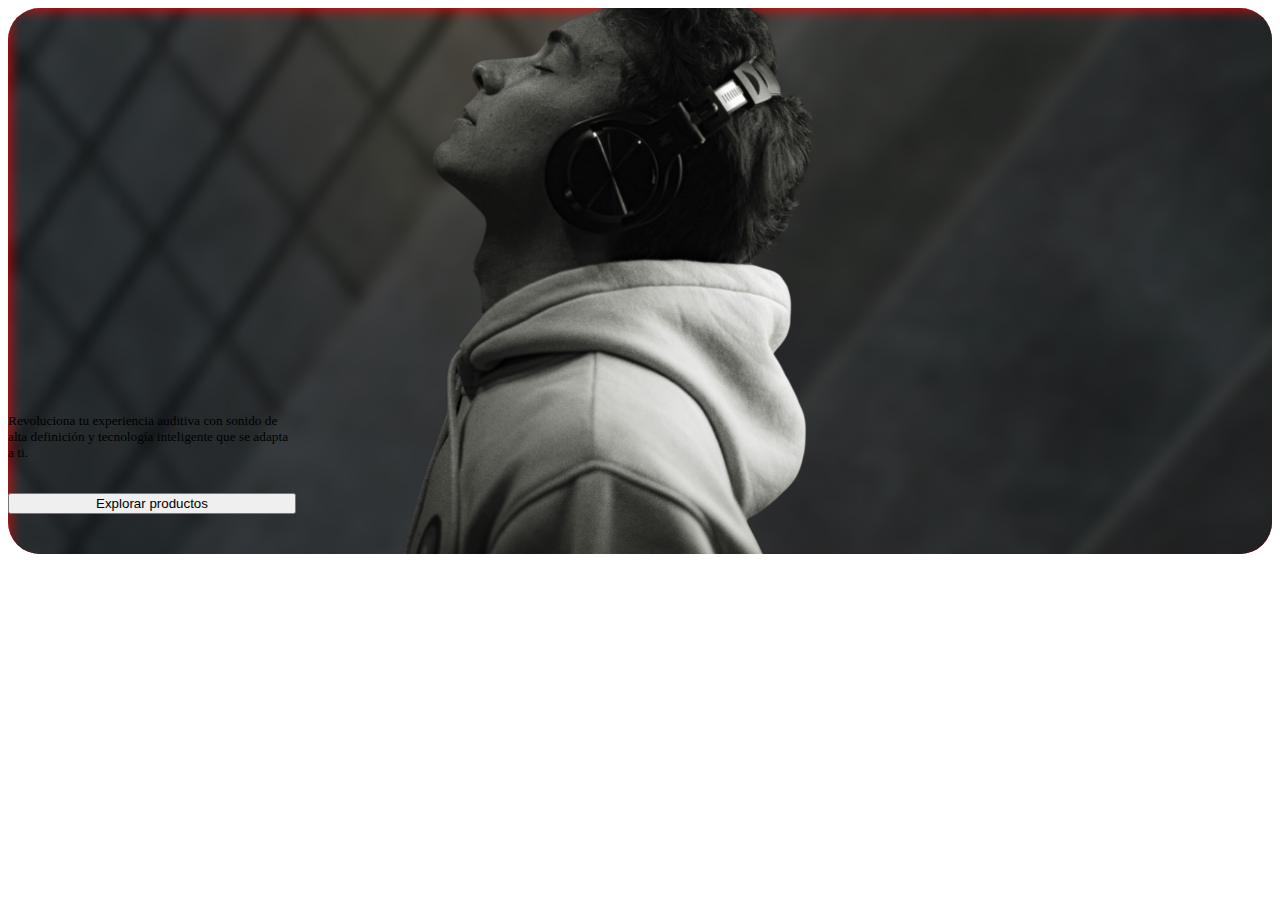
<file: PROYECTO/components/containers/portrait/index.html>
<!DOCTYPE html>
<html lang="en">
  <head>
    <meta charset="UTF-8" />
    <meta name="viewport" content="width=device-width, initial-scale=1.0" />
    <title>Document</title>
    <link rel="stylesheet" href="style2.css" />
    <!-- <base href="../../../assets/" /> -->
  </head>
  <body>
    <div class="container-portrait">
      <div class="container-background">
        <img src="../../../assets/fondo.jpg" alt="" />
      </div>
      <div class="container-person">
        <img src="../../../assets/person.png" alt="" />
      </div>
      <div class="container-text"><h6>Mas que Audio</h6></div>
      <div class="content">
        <div class="explorer-container">
          <small>
            Revoluciona tu experiencia auditiva con sonido de alta definición y
            tecnología inteligente que se adapta a ti.
          </small>
          <button color="white">Explorar productos</button>
        </div>
        <div class="container-card">
          <div id="card-portrait"></div>
        </div>
      </div>
      <!-- <button>button portrait</button> <img src="assets/fondo.jpg" alt="" /> -->
    </div>
  </body>
  <style>
    .container-text {
      color: white;
      margin-top: 17rem;
      position: relative;
      overflow: hidden;
    }

    .container-text h6 {
      font-size: var(--text-9xl);
      overflow: hidden;
      color: white;
      /* text-align: center; */
      word-spacing: 0.5rem;
    }

    .explorer-container {
      display: flex;
      flex-direction: column;
      width: fit-content;
      gap: 2rem;
    }

    .explorer-container small {
      max-width: 18rem;
      color: var(--color-primary);
      font-weight: 100;
    }

    .content {
      z-index: 2;
      display: flex;
      justify-content: space-between;
      padding: 2.5rem 1.5rem;
      align-items: end;
      width: 100%;
    }
    .container-portrait {
      height: auto;
      position: relative;
      overflow: hidden;
      display: flex;
      justify-content: center;
      border-radius: 2rem;
      align-items: center;
      flex-direction: column;
      flex: 1;
      width: 100%;
    }
    .container-card {
      position: relative;
    }
    .container-background img {
      width: auto;
      height: 100%;
      object-fit: cover;
    }
    .container-background {
      position: absolute;
      top: 0;
      left: 0;
      z-index: 0;
    }
    .container-person img {
      width: auto;
      height: 60rem;
      object-fit: cover;
    }
    @media (max-width: 768px) {
      .container-person {
      left: 6rem
    }
    }
    .container-person {
      position: absolute;
      z-index: 2;
    }
  </style>
</html>
</file>
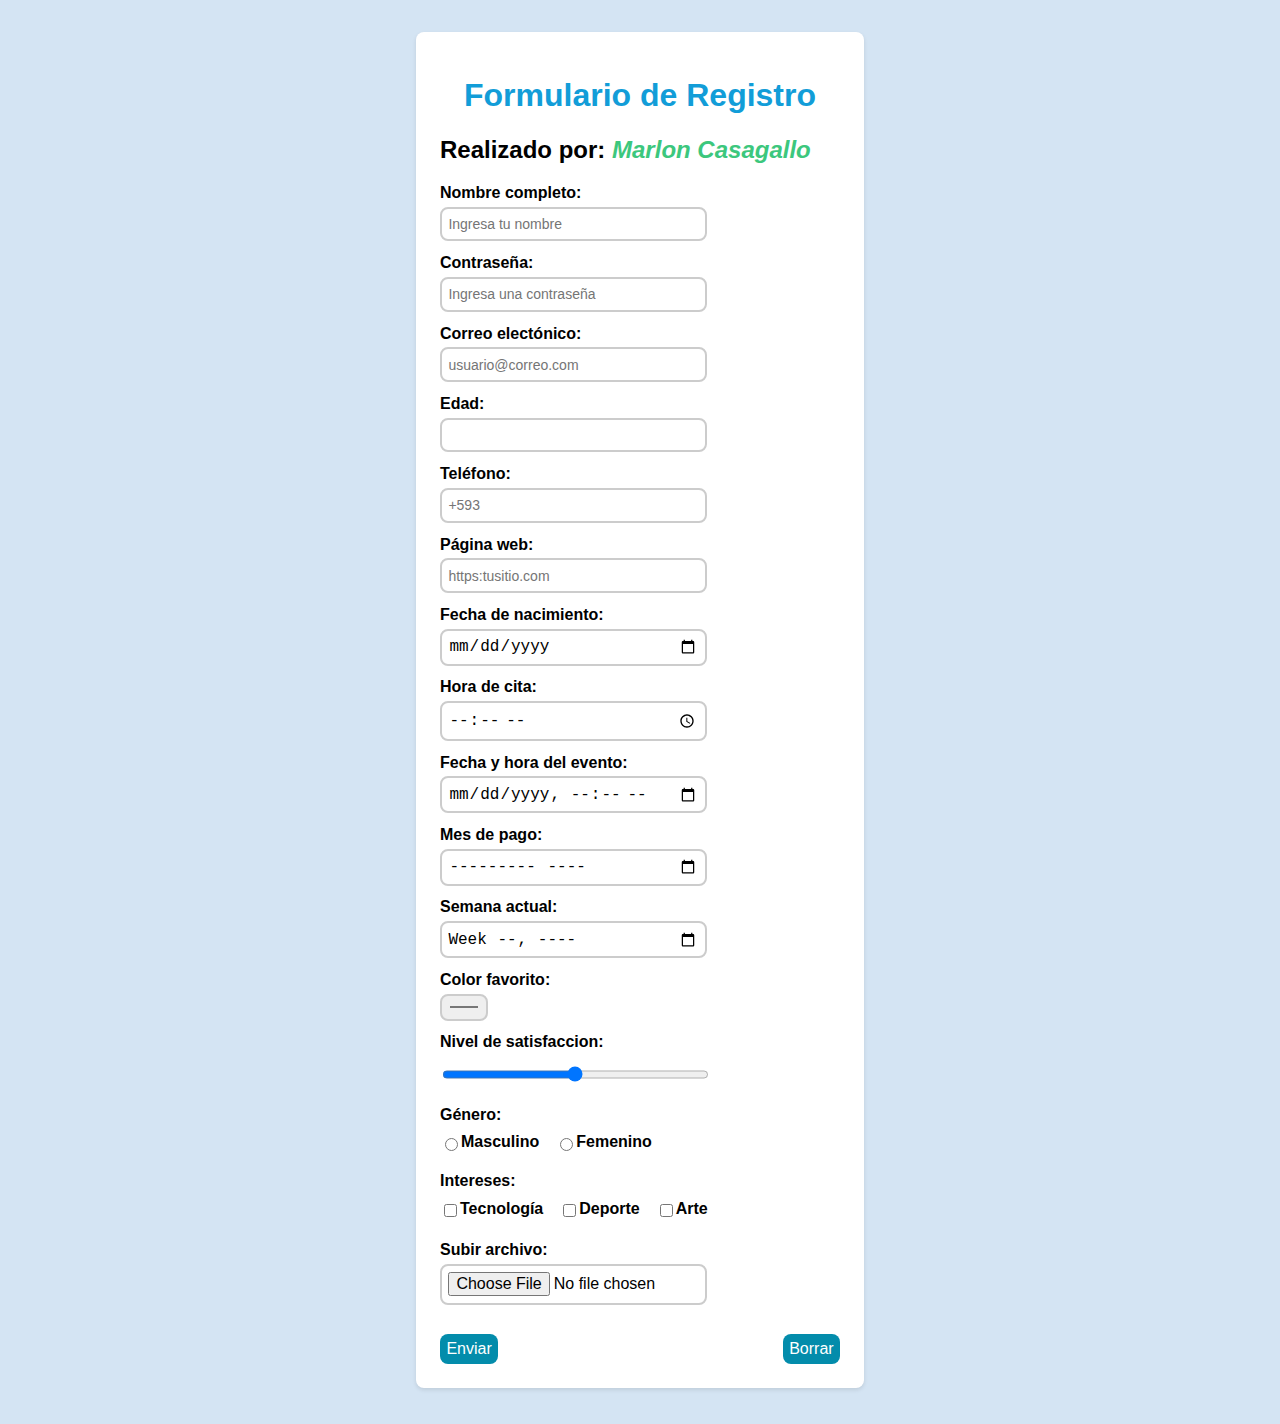
<file: TAREA4.html>
<!DOCTYPE html>
<html lang="en">
  <head>
    <meta charset="UTF-8" />
    <meta name="viewport" content="width=device-width, initial-scale=1.0" />
    <link rel="stylesheet" href="tarea4.css" />
    <title>Document</title>
  </head>
  <body>
    <div class="card">
      <h1>Formulario de Registro</h1>
      <h2>
        <span>Realizado por: </span>
        <i>Marlon Casagallo</i>
      </h2>
      <form action="#" method="post" ectype="multipart/form-data">
        <div class="form-container">
          <label for="nombre">Nombre completo:</label>
          <input
            type="text"
            name="nombre"
            placeholder="Ingresa tu nombre"
            required
          />
          <label for="Password">Contraseña:</label>
          <input
            type="password"
            name="Password"
            placeholder="Ingresa una contraseña"
            required
          />
          <label for="email">Correo electónico:</label>
          <input
            type="email"
            name="email"
            placeholder="usuario@correo.com"
            required
          />
          <label for="edad">Edad:</label>
          <input type="number" name="edad" required />
          <label for="telefono">Teléfono:</label>
          <input type="tel" name="telefono" placeholder="+593" required />
          <label for="página web">Página web:</label>
          <input
            type="url"
            name="página web"
            placeholder="https:tusitio.com"
            required
          />
          <label for="fecha de nacimiento">Fecha de nacimiento:</label>
          <input
            type="date"
            name="fecha de nacimiento"
            placeholder="dd/mm/aaaa"
            required
          />
          <label for="hora de cita">Hora de cita:</label>
          <input type="time" name="hora de cita" placeholder="--:--" required />
          <label for="fecha y hora del evento">Fecha y hora del evento:</label>
          <input
            type="datetime-local"
            name="fecha y hora del evento"
            placeholder="dd/mm/aaaa --:--"
            required
          />
          <label for="mes de pago">Mes de pago:</label>
          <input
            type="month"
            name="mes de pago"
            placeholder="--------- de ----"
            required
          />
          <label for="semana actual">Semana actual:</label>
          <input
            type="week"
            name="semana actual"
            placeholder="Semana --, ----"
            required
          />
          <label for="color favorito">Color favorito:</label>
          <input type="color" name="color favorito" required />
          <label for="nivel de satisfacción">Nivel de satisfaccion:</label>
          <input
            type="range"
            name="nivel de satisfacción"
            min="0"
            max="10"
            required
          />
          <label id="selector">Género:</label>
          <div class="selector">
            <label><input type="radio" name="genero" />Masculino</label>
            <label><input type="radio" name="genero" />Femenino</label>
          </div>
          <label id="selector">Intereses:</label>
          <div class="selector">
            <label><input type="checkbox" name="intereses" />Tecnología</label>
            <label><input type="checkbox" name="intereses" />Deporte</label>
            <label><input type="checkbox" name="intereses" />Arte</label>
          </div>

          <label>Subir archivo:</label>
          <input type="file" name="foto" />
          <input type="hidden" name="id" value="001" />
          <div class="buttons">
            <input type="submit" value="Enviar" />
            <input type="reset" value="Borrar" />
          </div>
        </div>
      </form>
    </div>
  </body>
</html>
</file>
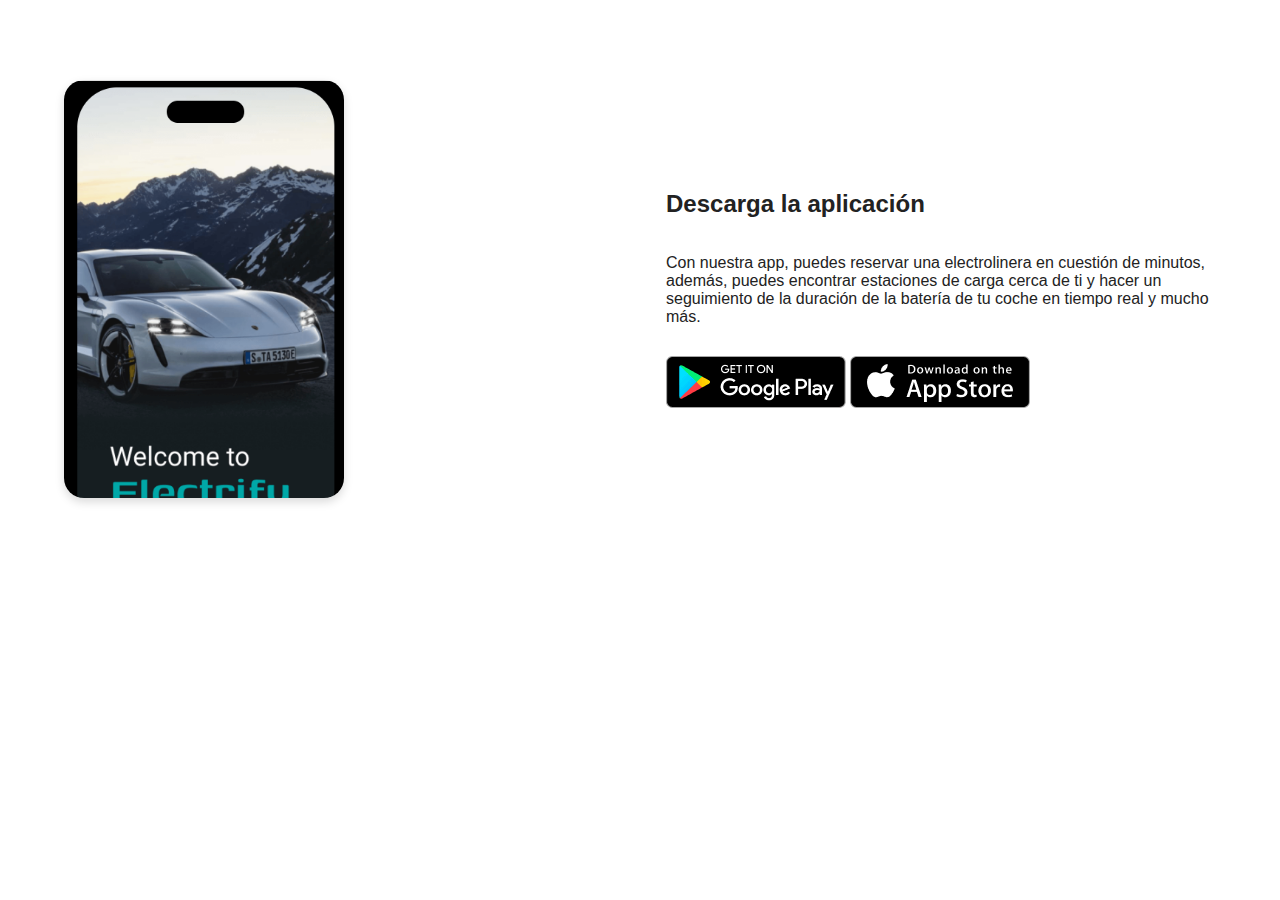
<file: S5-Tarea Página web ElectroStation/app.html>
<!DOCTYPE html>
<html lang="en">

<head>
    <meta charset="UTF-8">
    <meta name="viewport" content="width=device-width, initial-scale=1.0">
    <title>App</title>
    <link rel="stylesheet" href="https://fontawesome.com/icons/bars?f=classic&s=solid">
    <link rel="stylesheet" href="ElectroStationWeb.css">
    <link rel="stylesheet" href="https://cdnjs.cloudflare.com/ajax/libs/font-awesome/6.6.0/css/all.min.css">
</head>

<body>
    <section class="download">
        <div class="download-img">
            <img src="images/phone.png" alt="Aplicación">
        </div>
        <div class="download-text">
            <h2>Descarga la aplicación</h2>
            <p>Con nuestra app, puedes reservar una electrolinera en cuestión de minutos, además, puedes encontrar
                estaciones de carga cerca de ti y hacer un seguimiento de la duración de la batería de tu coche en
                tiempo real y mucho más.</p>
            <div class="app">
                <img src="images/googleplay.png" alt="Google Play">
                <img src="images/appstore.png" alt="App Store">
            </div>
        </div>
    </section>
</body>

</html>
</file>
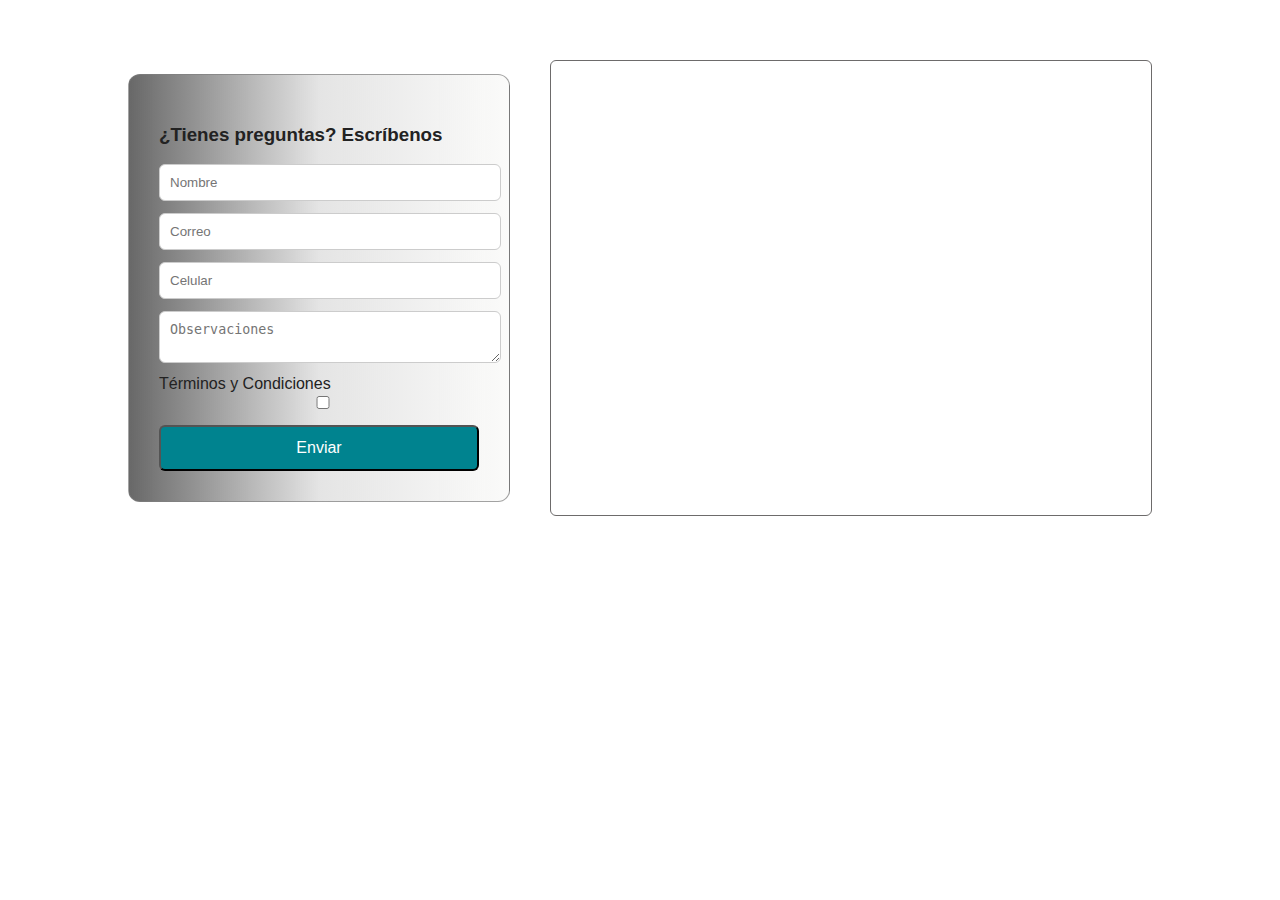
<file: S5-Tarea Página web ElectroStation/contacto.html>
<!DOCTYPE html>
<html lang="en">

<head>
    <meta charset="UTF-8">
    <meta name="viewport" content="width=device-width, initial-scale=1.0">
    <title>Contacto</title>
    <link rel="stylesheet" href="https://fontawesome.com/icons/bars?f=classic&s=solid">
    <link rel="stylesheet" href="ElectroStationWeb.css">
    <link rel="stylesheet" href="https://cdnjs.cloudflare.com/ajax/libs/font-awesome/6.6.0/css/all.min.css">
</head>

<body>
    <section class="contact-map">
        <div class="contact-form">
            <h3>¿Tienes preguntas? Escríbenos</h3>
            <form action="">
                <input type="text" name="" id="" placeholder="Nombre">
                <input type="email" name="" id="" placeholder="Correo">
                <input type="tel" name="" id="" placeholder="Celular">
                <textarea name="" id="" placeholder="Observaciones"></textarea>
                <div>
                    <label for="">Términos y Condiciones</label>
                    <input type="checkbox" name="" id="">
                </div>
                <button type="submit">Enviar</button>
            </form>
        </div>
        <div class="map">
            <iframe
                src="https://www.google.com/maps/embed?pb=!1m16!1m12!1m3!1d7979.582860675123!2d-78.49542835883676!3d-0.2103568991502915!2m3!1f0!2f0!3f0!3m2!1i1024!2i768!4f13.1!2m1!1smapa%20epn!5e0!3m2!1ses-419!2sec!4v1761571938483!5m2!1ses-419!2sec"
                width="600" height="450" style="border:0;" allowfullscreen="" loading="lazy"
                referrerpolicy="no-referrer-when-downgrade"></iframe>
        </div>
    </section>
</body>
</html>
</file>
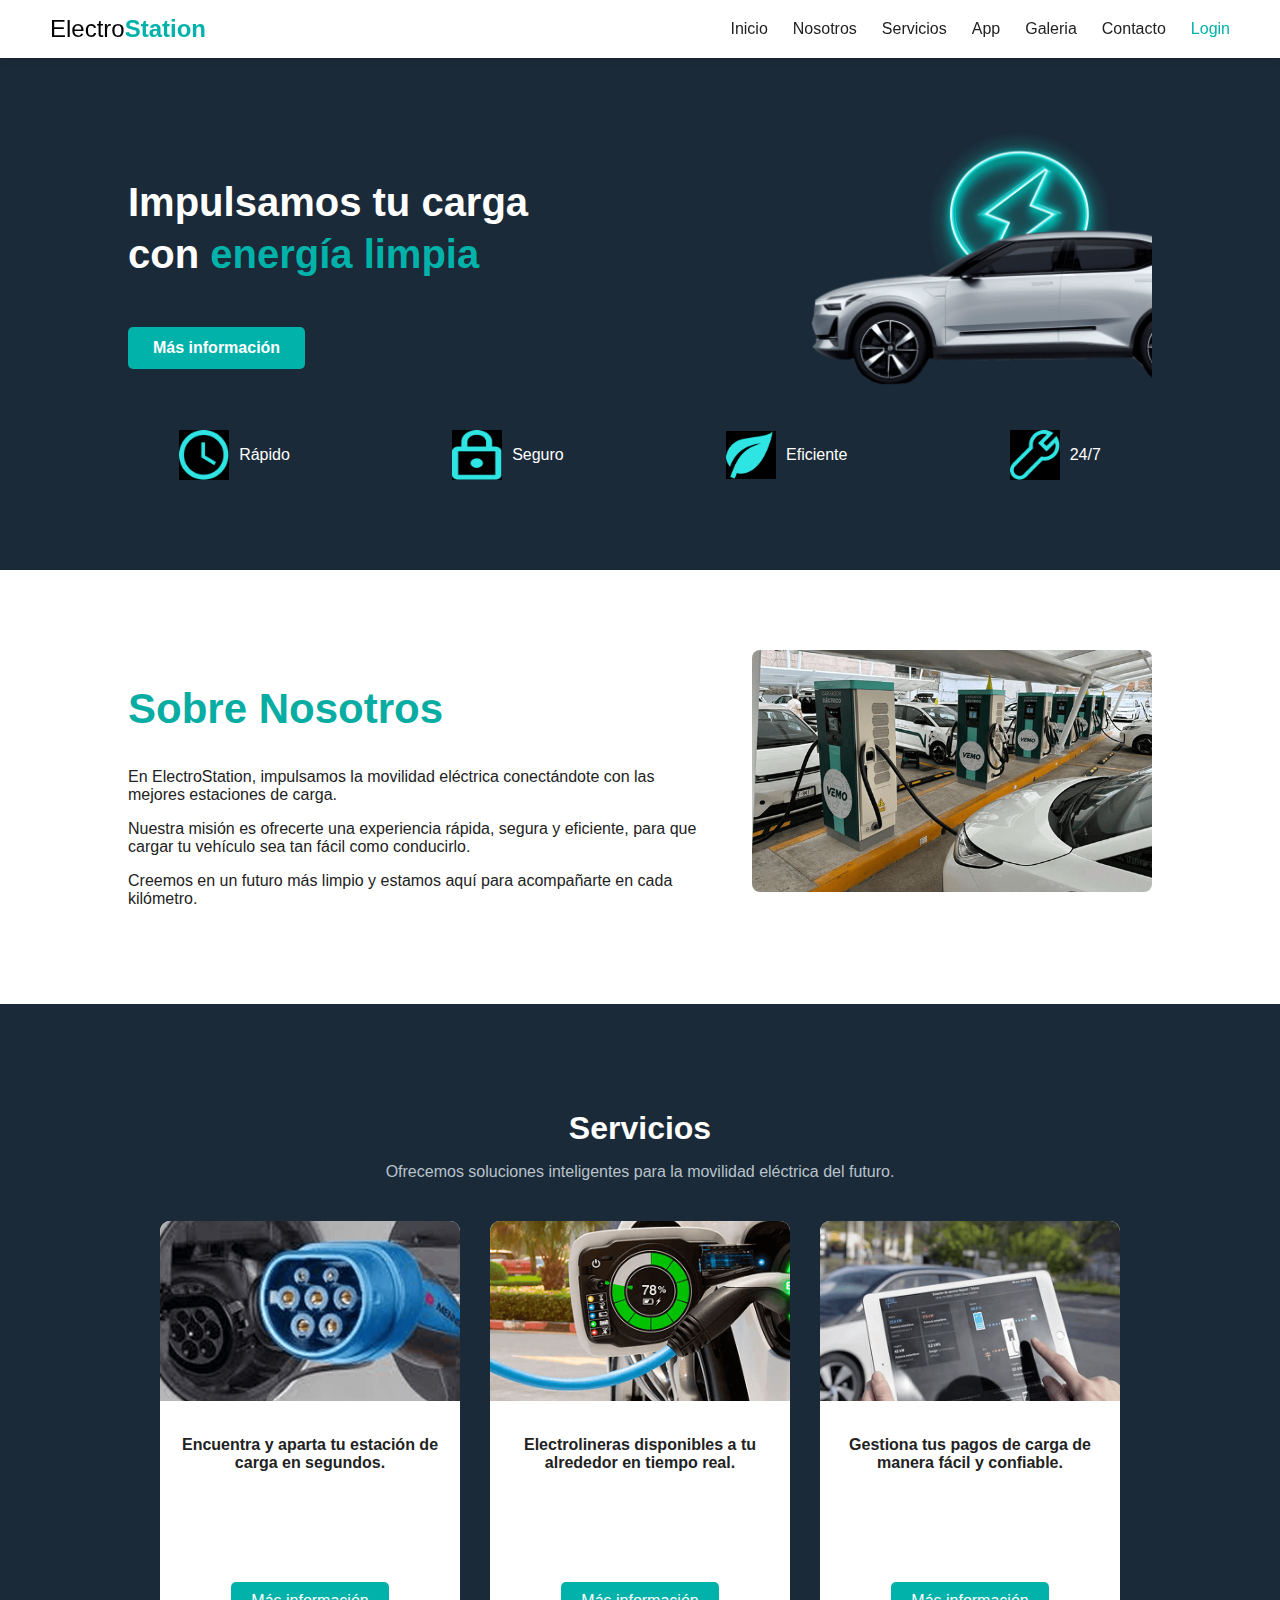
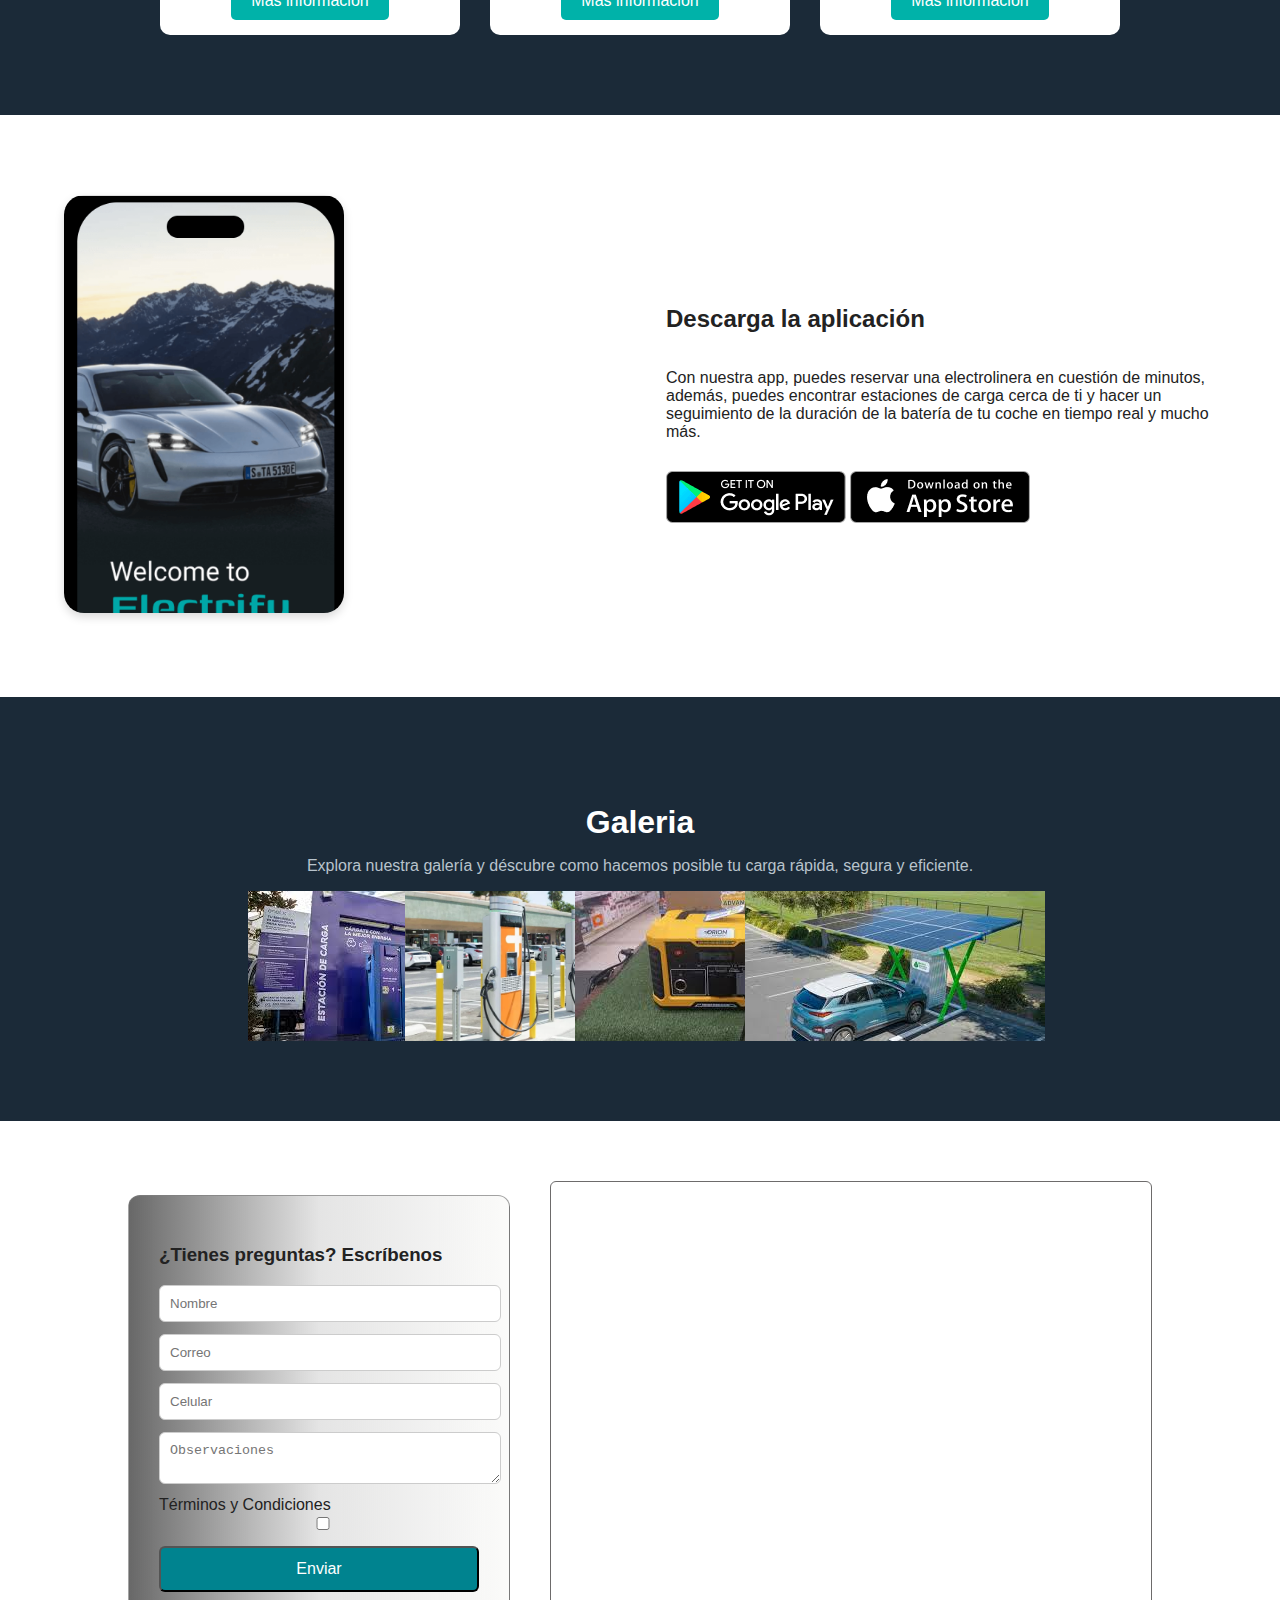
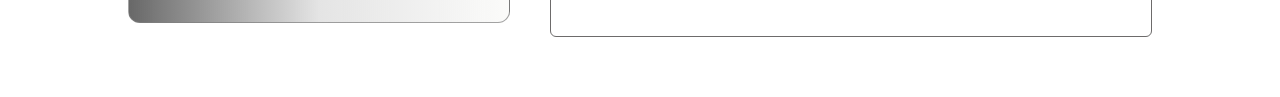
<file: S5-Tarea Página web ElectroStation/ElectroStationWeb.html>
<!DOCTYPE html>
<html lang="en">

<head>
    <meta charset="UTF-8">
    <meta name="viewport" content="width=device-width, initial-scale=1.0">
    <title>ElectroStation</title>
    <link rel="stylesheet" href="https://fontawesome.com/icons/bars?f=classic&s=solid">
    <link rel="stylesheet" href="ElectroStationWeb.css">
    <link rel="stylesheet" href="https://cdnjs.cloudflare.com/ajax/libs/font-awesome/6.6.0/css/all.min.css">
</head>

<body>
    <header>
        <div class="logo">
            <span>Electro</span><strong>Station</strong>
        </div>
        <input type="checkbox" id="menu-toggle">
        <label for="menu-toggle" class="menu-icon">
            <i class="fa-solid fa-bars"></i>
        </label>
        <nav>
            <ul>
                <li><a href="#">Inicio</a></li>
                <li><a href="/nosotros.html" target="_blank">Nosotros</a></li>
                <li><a href="/servicios.html" target="_blank">Servicios</a></li>
                <li><a href="/app.html" target="_blank">App</a></li>
                <li><a href="#galeria">Galeria</a></li>
                <li><a href="/contacto.html" target="_blank">Contacto</a></li>
                <li><a href="/login.html" class="login" target="_blank">Login</a></li>
            </ul>
        </nav>
    </header>
    <main class="hero">
        <div class="hero-content">
            <div class="hero-text">
                <h1>Impulsamos tu carga <br>con <span>energía limpia</span></h1>
                <button>Más información</button>
            </div>
            <div class="hero-img">
                <img src="images/Car.png" alt="Auto electrico">
            </div>
        </div>
        <div class="features">
            <div class="feature">
                <img src="images/fast.png" alt="Rápido">
                <p>Rápido</p>
            </div>
            <div class="feature">
                <img src="images/key.png" alt="Seguro">
                <p>Seguro</p>
            </div>
            <div class="feature">
                <img src="images/green.png" alt="Eficiente">
                <p>Eficiente</p>
            </div>
            <div class="feature">
                <img src="images/tools.png" alt="24/7">
                <p>24/7</p>
            </div>
    </main>

    </div>
    <section class="about" id ="about">
        <div class="about-text">
            <h2>Sobre Nosotros</h2>
            <p>En ElectroStation, impulsamos la movilidad eléctrica conectándote con las mejores estaciones de carga.
            </p>
            <p>Nuestra misión es ofrecerte una experiencia rápida, segura y eficiente, para que cargar tu vehículo sea
                tan fácil como conducirlo.</p>
            <p>Creemos en un futuro más limpio y estamos aquí para acompañarte en cada kilómetro.</p>
        </div>
        <div class="about-img">
            <img src="images/About.png" alt="Estación eléctrica">
        </div>
    </section>
    <section class="services" id ="services">
        <h2>Servicios</h2>
        <p>Ofrecemos soluciones inteligentes para la movilidad eléctrica del futuro.</p>
        <div class="service-cards">
            <div class="card">
                <img src="images/service_one.png" alt="Servicio uno">
                <h3>Encuentra y aparta tu estación de carga en segundos.</h3>
                <button>Más información</button>
            </div>
            <div class="card">
                <img src="images/service_two.png" alt="Servicio dos">
                <h3>Electrolineras disponibles a tu alrededor en tiempo real.</h3>
                <button>Más información</button>
            </div>
            <div class="card">
                <img src="images/service_three.png" alt="Servicio tres">
                <h3>Gestiona tus pagos de carga de manera fácil y confiable.</h3>
                <button>Más información</button>
            </div>
        </div>
    </section>
    <section class="download">
        <div class="download-img">
            <img src="images/phone.png" alt="Aplicación">
        </div>
        <div class="download-text">
            <h2>Descarga la aplicación</h2>
            <p>Con nuestra app, puedes reservar una electrolinera en cuestión de minutos, además, puedes encontrar
                estaciones de carga cerca de ti y hacer un seguimiento de la duración de la batería de tu coche en
                tiempo real y mucho más.</p>
            <div class="app">
                <img src="images/googleplay.png" alt="Google Play">
                <img src="images/appstore.png" alt="App Store">
            </div>
        </div>
    </section>
    <section class="container-gallery" id="galeria"> 
        <div class="gallery-text">
            <h2>Galeria</h2>
            <p>Explora nuestra galería y déscubre como hacemos posible tu carga rápida, segura y eficiente.</p>
        </div>
        <div class="container-carousel">
            <div class="carousel">
                <div class="carousel-item"><img src="images2/gallery-one.jpeg" alt="item1"></div>
                <div class="carousel-item"><img src="images2/gallery-two.jpeg" alt="item2" width="300px" height="200px">
                </div>
                <div class="carousel-item"><img src="images2/gallery-three.jpeg" alt="item3"></div>
                <div class="carousel-item"><img src="images2/gallery-four.jpeg" alt="item4"></div>
            </div>
        </div>
    </section>
    <section class="contact-map">
        <div class="contact-form">
            <h3>¿Tienes preguntas? Escríbenos</h3>
            <form action="">
                <input type="text" name="" id="" placeholder="Nombre">
                <input type="email" name="" id="" placeholder="Correo">
                <input type="tel" name="" id="" placeholder="Celular">
                <textarea name="" id="" placeholder="Observaciones"></textarea>
                <div>
                    <label for="">Términos y Condiciones</label>
                    <input type="checkbox" name="" id="">
                </div>
                <button type="submit">Enviar</button>
            </form>
        </div>
        <div class="map">
            <iframe
                src="https://www.google.com/maps/embed?pb=!1m16!1m12!1m3!1d7979.582860675123!2d-78.49542835883676!3d-0.2103568991502915!2m3!1f0!2f0!3f0!3m2!1i1024!2i768!4f13.1!2m1!1smapa%20epn!5e0!3m2!1ses-419!2sec!4v1761571938483!5m2!1ses-419!2sec"
                width="600" height="450" style="border:0;" allowfullscreen="" loading="lazy"
                referrerpolicy="no-referrer-when-downgrade"></iframe>
        </div>
    </section>
</body>

</html>
</file>
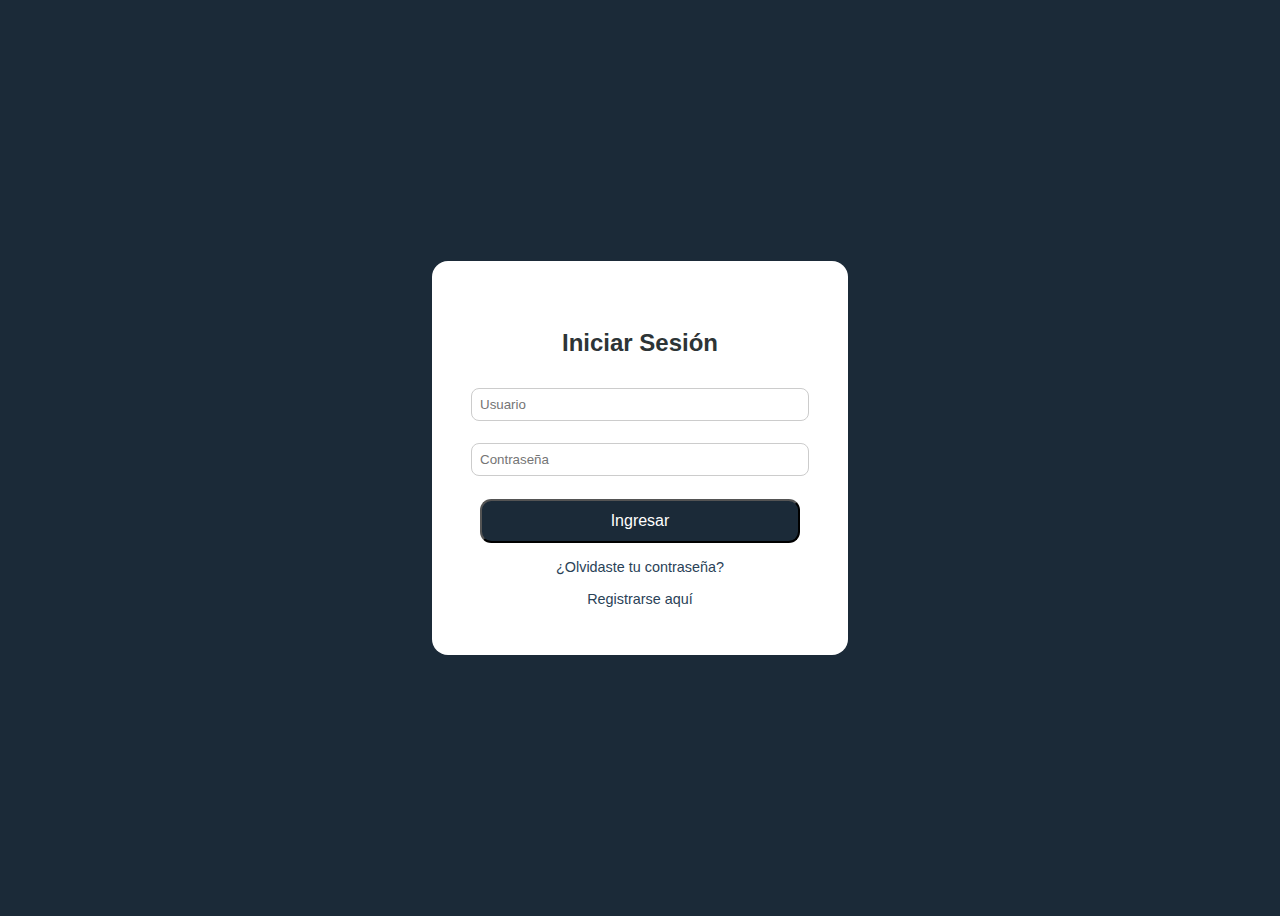
<file: S5-Tarea Página web ElectroStation/login.html>
<!DOCTYPE html>
<html lang="es">
<head>
  <meta charset="UTF-8">
  <meta name="viewport" content="width=device-width, initial-scale=1.0">
  <link rel="stylesheet" href="login.css">
  <title>Login</title>
</head>
<body>
  <div class="login-container">
    <h2>Iniciar Sesión</h2>
    <form action="dashboard.html" method="post">
      <input type="text" name="usuario" placeholder="Usuario" required>
      <input type="password" name="clave" placeholder="Contraseña" required>
      <button type="submit">Ingresar</button>
    </form>
    <a href="#">¿Olvidaste tu contraseña?</a>
    <a href="#">Registrarse aquí</a>
  </div>
</body>
</html>
</file>
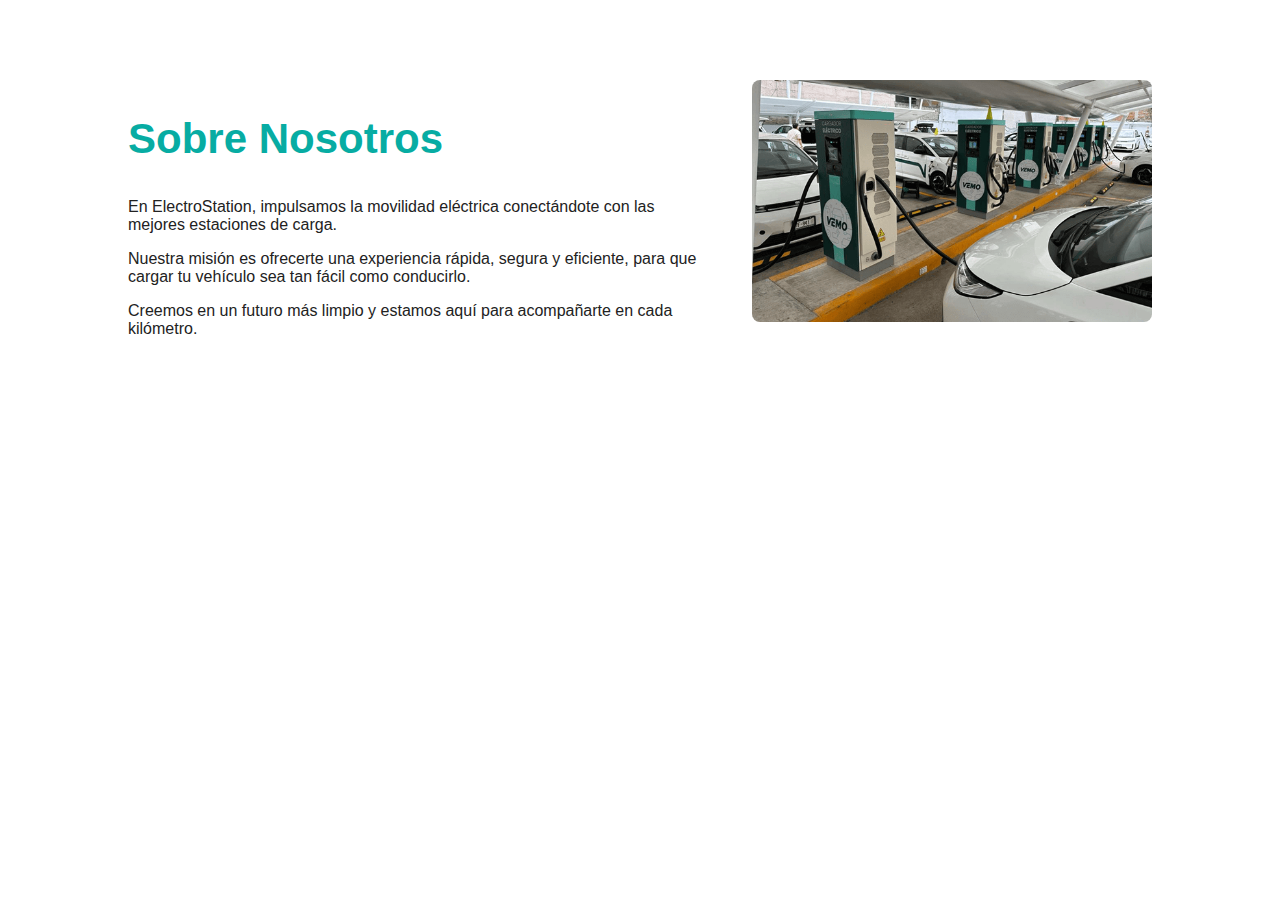
<file: S5-Tarea Página web ElectroStation/nosotros.html>
<!DOCTYPE html>
<html lang="en">

<head>
    <meta charset="UTF-8">
    <meta name="viewport" content="width=device-width, initial-scale=1.0">
    <title>Nosotros</title>
    <link rel="stylesheet" href="https://fontawesome.com/icons/bars?f=classic&s=solid">
    <link rel="stylesheet" href="ElectroStationWeb.css">
    <link rel="stylesheet" href="https://cdnjs.cloudflare.com/ajax/libs/font-awesome/6.6.0/css/all.min.css">
</head>
<body>
    <section class="about">
        <div class="about-text">
            <h2>Sobre Nosotros</h2>
            <p>En ElectroStation, impulsamos la movilidad eléctrica conectándote con las mejores estaciones de carga.
            </p>
            <p>Nuestra misión es ofrecerte una experiencia rápida, segura y eficiente, para que cargar tu vehículo sea
                tan fácil como conducirlo.</p>
            <p>Creemos en un futuro más limpio y estamos aquí para acompañarte en cada kilómetro.</p>
        </div>
        <div class="about-img">
            <img src="images/About.png" alt="Estación eléctrica">
        </div>
    </section>
</body>
</html>
</file>
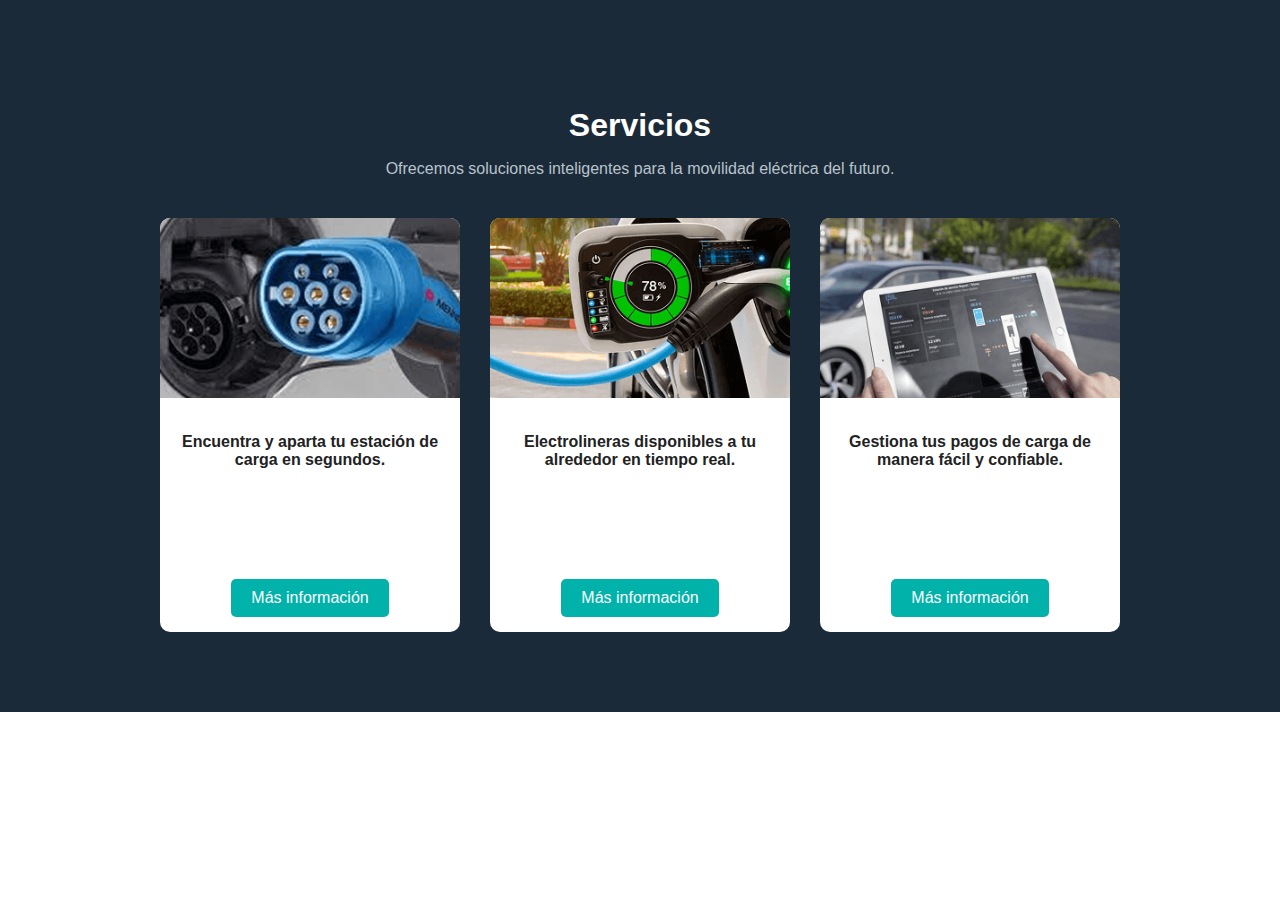
<file: S5-Tarea Página web ElectroStation/servicios.html>
<!DOCTYPE html>
<html lang="en">

<head>
    <meta charset="UTF-8">
    <meta name="viewport" content="width=device-width, initial-scale=1.0">
    <title>Servicios</title>
    <link rel="stylesheet" href="https://fontawesome.com/icons/bars?f=classic&s=solid">
    <link rel="stylesheet" href="ElectroStationWeb.css">
    <link rel="stylesheet" href="https://cdnjs.cloudflare.com/ajax/libs/font-awesome/6.6.0/css/all.min.css">
</head>
<body>
    <section class="services">
        <h2>Servicios</h2>
        <p>Ofrecemos soluciones inteligentes para la movilidad eléctrica del futuro.</p>
        <div class="service-cards">
            <div class="card">
                <img src="images/service_one.png" alt="Servicio uno">
                <h3>Encuentra y aparta tu estación de carga en segundos.</h3>
                <button>Más información</button>
            </div>
            <div class="card">
                <img src="images/service_two.png" alt="Servicio dos">
                <h3>Electrolineras disponibles a tu alrededor en tiempo real.</h3>
                <button>Más información</button>
            </div>
            <div class="card">
                <img src="images/service_three.png" alt="Servicio tres">
                <h3>Gestiona tus pagos de carga de manera fácil y confiable.</h3>
                <button>Más información</button>
            </div>
        </div>
    </section>
</body>
</html>
</file>
<file: PROYECTO/components/containers/portrait/style2.css>
.container-portrait {
    background-color: red;
}
.container-card {
 background-color: orange;
}
</file>
<file: tarea4.css>
body {
    font-family: Arial, sans-serif;
    background-color: #d4e4f3;
    margin: 0;
}

.card {
    background-color: white;
    border-radius: 8px;
    box-shadow: 0 2px 4px rgba(0, 0, 0, 0.1);
    padding: 1.5rem;
    max-width: 400px;
    margin: 2rem auto;
}
.form-container {
    display: flex;
    justify-content: center;
    flex-direction: column;
    gap: .8rem;

}
label {
    font-weight: bold;
    margin-bottom: -.5rem;
}

input {
  width: 250px;          
  padding: .4rem;           
  border: 2px solid #ccc;    
  border-radius: 8px;      
  font-size: 16px;           
  outline: none;            
  transition: border 0.3s;  
}

input::placeholder {
  font-size: 14px;       
}

input[type="color"] {
  cursor: pointer;
  width: 3rem;           
}

.selector {
    width: min-content;
    display: flex;
    flex-direction: row;
    gap: 1rem;
    margin-bottom: 1rem;
}
.selector input, .selector label{
    width: min-content;
    display: flex;
    margin-top: .3rem;
}

input[type="submit"], input[type="reset"] {
  background-color: #038cab; 
  color: white;              
  border: none;              
  cursor: pointer;        
  width: min-content;
}

.buttons {
    display: flex;
    gap: 1rem;
    justify-content: space-between;
    padding-top: 1rem;
}

h1 {
    text-align: center;
    color: #129dd8;
}

h2 i{
    color: #3cc77d;
    font-style: italic;
}
</file>
<file: S5-Tarea Página web ElectroStation/ElectroStationWeb.css>
body {
    font-family: 'Lucida Sans', 'Lucida Sans Regular', 'Lucida Grande', 'Lucida Sans Unicode', Geneva, Verdana, sans-serif;
    margin: 0;
    color: #222;
    background-color: #fff;
}

header {
    display: flex;
    justify-content: space-between;
    align-items: center;
    padding: 15px 50px;
    background-color: white;
    box-shadow: 0 2px 10px rgb(0, 0, 0, 0.1);
    position: sticky;
    top: 0;
    z-index: 100;
}

.logo span {
    color: #000000;
    font-weight: 500;
    font-size: 1.5rem;
}

.logo strong {
    color: #00b2a9;
    font-size: 1.5rem;
}

#menu-toggle {
    display: none;
}

.menu-icon {
    display: none;
    font-size: 28px;
    color: #00b2a9;
    cursor: pointer;
}

nav ul {
    display: flex;
    list-style: none;
    gap: 25px;
    margin: 0;
    padding: 0;
}

@media(max-width:900px) {
    .menu-icon {
        display: block;
    }

    nav ul {
        position: absolute;
        top: 70px;
        right: 0;
        width: 100%;
        background-color: white;
        flex-direction: column;
        text-align: center;
        overflow: hidden;
        max-height: 0;
        transition: max-height 0.3s ease;
        box-shadow: 0 2px 10px rgba(0,0,0,0.2);
        z-index: 10px;
    }

    nav ul li {
        padding: 15px 0;
    }

    #menu-toggle :checked+.menu-icon+nav ul {
        max-height: 400px;
    }
}

nav a {
    text-decoration: none;
    color: #222;
    font-weight: 500;
}

nav a.login {
    color: #00b2a9
}

.hero{
    background-color: #1b2a38;
    color: white;
    padding: 60px 10%;
    text-align: left;
}

.hero-content{
    display: flex;
    flex-wrap: wrap;
    align-items: center;
    justify-content: space-between;
}
.hero-text h1{
    font-size:2.5rem;
    line-height: 1.3;
}
.hero-text span{
    color: #00b2a9;
}

.hero-text button{
margin-top: 20px;
background-color: #00b2a9;
color: white;
border: none;
padding: 12px 25px;
border-radius: 5px;
cursor:pointer;
font-weight: 600;
}

.hero-text button:hover{
background-color: #008f88;
}
.hero-img img{
    width:420px;
    max-width: 100%;
}

.features{
    display:flex;
    justify-content: space-around;
    align-items: flex-start;
    gap: 60px;
    flex-wrap: wrap;
    margin: 20px 0;
}
.feature{
    display: flex;
    align-items: center;
    gap: 10px;
    margin: 10px 0;

}
.feature img{
    width: 50px ;
    height: auto;
}
.feature span{
    font-size: 16px;

}
@media(max-width:600px){
    .feature{
        flex-direction: column;
        align-items: center;
        text-align: center;
    }
    .feature img{
        margin-bottom: 10px;

    }
}
    .about {
    display: flex;
    flex-wrap: wrap;
    justify-content: center;
    padding: 80px 10%;
    gap:40px;    
    }  
.about-text h2{
    font-size: 42px;
    color: #07aca3;

}
.about-text{
    flex:1;
    min-width: 300px;
}
.about-img img{
    width: 400px;
    max-width: 100%;
    border-radius: 8px;
}

.services{
background-color: #1b2a38;
color:white;
text-align:center;
padding: 80px 10%;
}
.services h2{
    font-size: 2rem;
    margin-bottom: 10px;
}
.services p{
color: #b8c3cc;
}

.service-cards{
    display:flex;
    flex-wrap: wrap;
    justify-content: center;
    gap:30px;
    margin-top: 40px;
}
.card{
    background-color: white;
    color: #222;
    border-radius: 10px;
    overflow: hidden;
    width: 300px;
    box-shadow: 0 4px 10px, rgba(0, 0, 0, 0.1);
}
.card img{
    width:100%;
    height: 180px;
    object-fit:cover;

}
.card h3{
    padding: 15px;
    font-size: 1rem;
    height:100px;
}
.card button{
    margin:15px;
    background-color: #00b2a9;
    color: white;
    border:none;
    padding:10px 20px;
    border-radius: 5px;
    cursor: pointer;

}
.card button:hover{
    background-color: #008f88;
}

.download {
    display: flex;
    align-items: center;
    justify-content: space-between;
    padding: 80px 5%;
    gap: 60px;
    flex-wrap: wrap;
}

.download-img img {
    width: 280px;
    max-width: 100%;
    border-radius: 20px;
    box-shadow: 0 4px 10px rgba(0, 0, 0, 0.15);
}

.download-text {
    flex: 1;
    max-width: 550px;
    text-align: left;
    display: flex;
    flex-direction: column; 
    align-items: flex-start; 
}

.download-text h1 {
    font-size: 40px;
    font-weight: 700;
    margin-bottom: 20px;
}

.download-text p {
    margin-bottom: 30px;
    max-width: 100%;
    width: auto;
}

.downloads {
    display: flex;
    gap: 20px;
}

.downloads img {
    width: 150px;
    height: auto; 
    object-fit: contain; 
    cursor: pointer;
    transition: transform 0.3s ease;
}

.downloads img:hover {
    transform: scale(1.05);
}

.container-gallery{
    background-color: #1b2a38;
    color:#1b2a38;
    text-align:center;
    padding: 80px 10%;
}
.gallery-text h2{
    font-size: 2rem;
    margin-bottom: 10px;
    color: white
}
.gallery-text p{
    color: #b8c3cc;
}

.container-carousel{
    width: 100%;
    overflow: hidden;
    display: flex;
    justify-content: center;
}

.carousel{
    display:flex;
    gap:20px;
    animation: scrollHorizontal 10s linear infinite;
    justify-content: center;
}
.carousel-item{
    width: 150px;
    height: 150px;
    background-color: #47a5bd;
    border-radius: 50%;
    display: flex;
    justify-content: center;
    align-items: center;
    font-weight: bold;
    flex-shrink: 0;
}


@keyframes scrollHorizontal {
    from{transform:translateX(0)}
    to{transform:translateX(-100%)}
    
}

@media(max-width:600px){
    .carousel{
        flex-direction: column;
        animation: scrollVertical 10s lineal infinite;
        height: 300px;
    }
    .carousel-item{
        width: 100px;
        height: 100px;
    }

    @keyframes scrollVertical{
        from{transform: translateY(0);}
        from{transform: translateY(-100%);}
    }

}
.contact-map{
    display: grid;
    grid-template-columns: 1fr 1fr;
    gap:40px;
    padding: 60px 10%;
    align-items:center
}
.contact-form{
    background-color: #f5f5f5;
    padding: 30px;
    border-radius: 12px;
    border: 1px solid rgba(128,128,128,0.714);
    box-shadow: 0 30deg #b8c3cc;
    background: linear-gradient(90deg, rgb(104, 104, 104) 0%, rgba(212, 212, 212, 0.618) 50%, rgb(251, 251, 250) 100%);

}

.contact-form form{
    display: flex;
    flex-direction: column;
    gap:12px;


}

input, textarea{
    width: 100%;
    padding: 10px;
    border-radius: 6px;
    border: 1px solid #ccc;
    outline: none;
}

button{
    background: #00838f;
    color: white;
    padding: 12px;
    font-size: 16px;
    border-radius: 6px;
    cursor: pointer;

}
.map {
    border: 1px solid rgb(109, 107, 107);
    border-radius: 6px;

}
</file>
<file: S5-Tarea Página web ElectroStation/login.css>
body {
    font-family: Arial, sans-serif;
    background-color: #1b2a38;
    display: flex;
    justify-content: center;
    align-items: center;
    height: 100vh;
}

.login-container {
    background: #fff;
    padding: 3rem;
    border-radius: 1rem;
    width: 20rem;
    text-align: center;
}

.login-container h2 {
    color: #2d3436;
}

.login-container input[type="text"],
.login-container input[type="password"] {
    width: 20rem;
    padding: 0.5rem;
    margin: 0.7rem -1rem;
    border: 0.1rem solid #ccc;
    border-radius: 0.5rem;
    transition: 0.3s;
}

.login-container input[type="text"]:focus,
.login-container input[type="password"]:focus {
    border-color: #0984e3;
}

.login-container button {
    width: 20rem;
    padding: 0.7rem;
    background-color: #1b2a38;
    color: white;
    border-radius: 0.7rem;
    cursor: pointer;
    font-size: 1rem;
    margin-top: 0.7rem;
    transition: background-color 0.3s;
}

.login-container button:hover {
    background-color: #2a4257;;
}

.login-container a {
    display: block;
    margin-top: 1rem;
    color: #2a4257;
    text-decoration: none;
    font-size: 0.9rem;
}

.login-container a:hover {
    text-decoration: underline;
}
</file>
